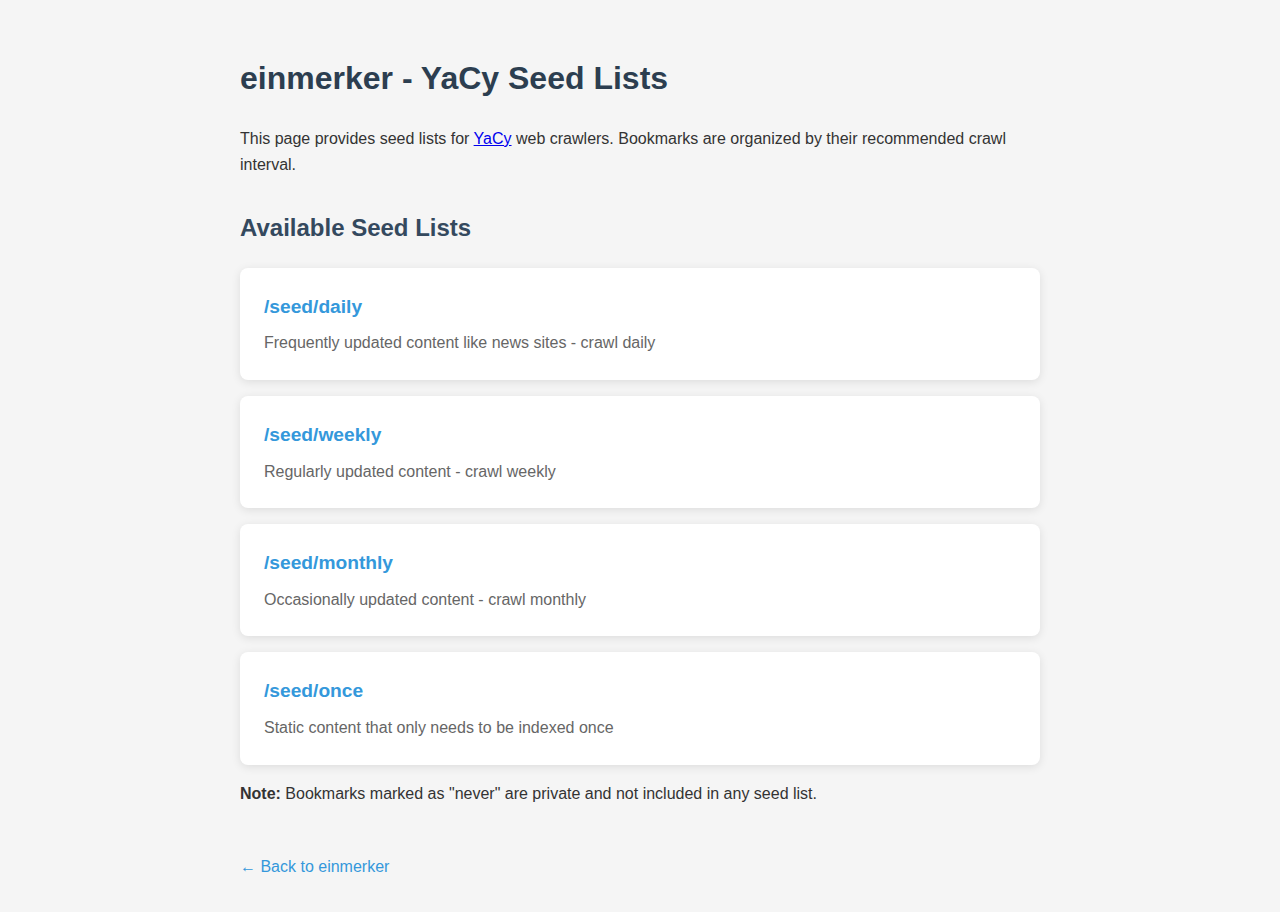
<file: app/templates/seed_index.html>
<!DOCTYPE html>
<html lang="en">
<head>
    <meta charset="UTF-8">
    <meta name="viewport" content="width=device-width, initial-scale=1.0">
    <title>einmerker - YaCy Seed Lists</title>
    <style>
        body {
            font-family: -apple-system, BlinkMacSystemFont, 'Segoe UI', Roboto, sans-serif;
            line-height: 1.6;
            max-width: 800px;
            margin: 0 auto;
            padding: 2rem;
            background: #f5f5f5;
            color: #333;
        }
        h1 { color: #2c3e50; }
        h2 { color: #34495e; margin-top: 2rem; }
        p { margin: 1rem 0; }
        .interval-list {
            list-style: none;
            padding: 0;
        }
        .interval-list li {
            background: #fff;
            margin: 1rem 0;
            padding: 1.5rem;
            border-radius: 8px;
            box-shadow: 0 2px 10px rgba(0,0,0,0.1);
        }
        .interval-list a {
            font-size: 1.2rem;
            font-weight: 600;
            color: #3498db;
            text-decoration: none;
        }
        .interval-list a:hover {
            text-decoration: underline;
        }
        .interval-list p {
            margin: 0.5rem 0 0 0;
            color: #666;
        }
        .back-link {
            display: inline-block;
            margin-top: 2rem;
            color: #3498db;
            text-decoration: none;
        }
    </style>
</head>
<body>
    <h1>einmerker - YaCy Seed Lists</h1>

    <p>This page provides seed lists for <a href="https://yacy.net">YaCy</a> web crawlers.
    Bookmarks are organized by their recommended crawl interval.</p>

    <h2>Available Seed Lists</h2>

    <ul class="interval-list">
        <li>
            <a href="/seed/daily">/seed/daily</a>
            <p>Frequently updated content like news sites - crawl daily</p>
        </li>
        <li>
            <a href="/seed/weekly">/seed/weekly</a>
            <p>Regularly updated content - crawl weekly</p>
        </li>
        <li>
            <a href="/seed/monthly">/seed/monthly</a>
            <p>Occasionally updated content - crawl monthly</p>
        </li>
        <li>
            <a href="/seed/once">/seed/once</a>
            <p>Static content that only needs to be indexed once</p>
        </li>
    </ul>

    <p><strong>Note:</strong> Bookmarks marked as "never" are private and not included in any seed list.</p>

    <a href="/" class="back-link">&larr; Back to einmerker</a>
</body>
</html>
</file>
